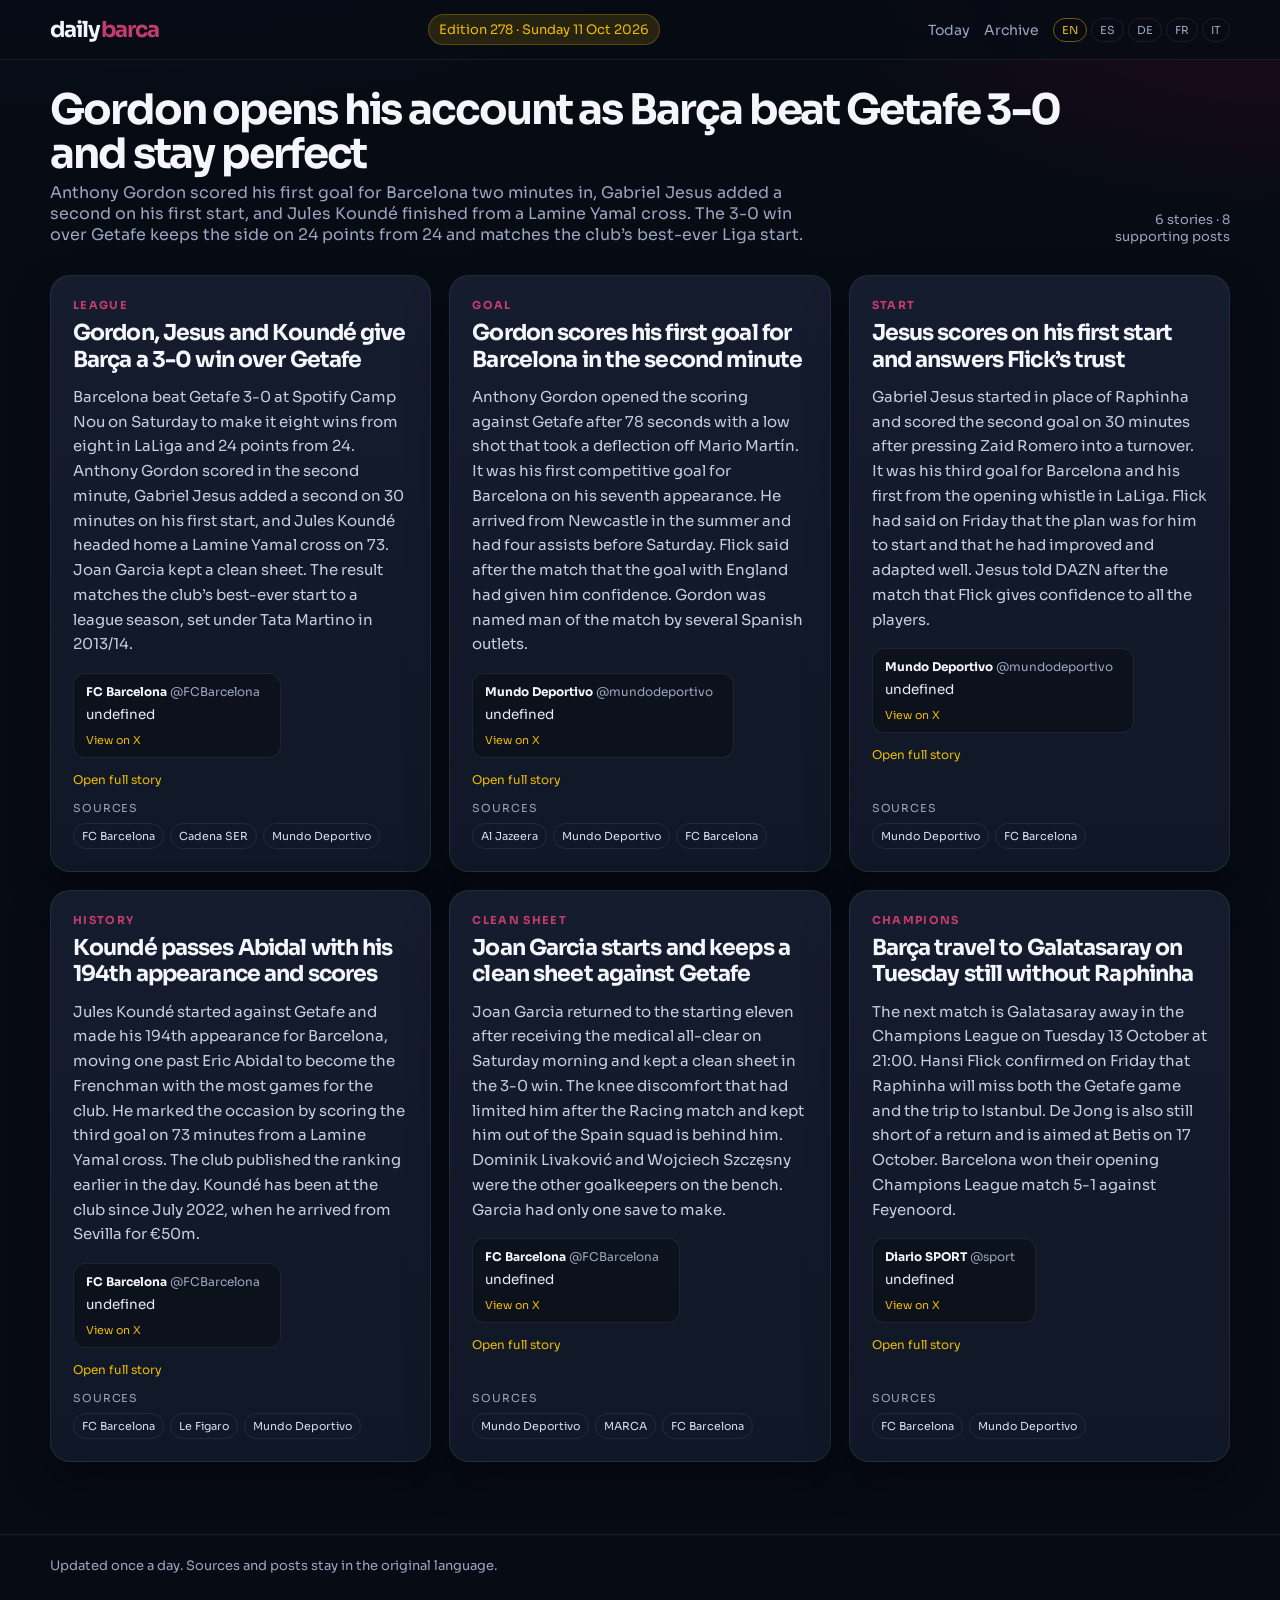
<file: index.html>
<!doctype html>
<html lang="en">
<head>
  <meta charset="utf-8" />
  <meta name="viewport" content="width=device-width, initial-scale=1" />
  <title>dailybarca</title>
  <link rel="preconnect" href="https://fonts.googleapis.com" />
  <link rel="preconnect" href="https://fonts.gstatic.com" crossorigin />
  <link href="https://fonts.googleapis.com/css2?family=Sora:wght@400;500;600;700&display=swap" rel="stylesheet" />
  <link rel="stylesheet" href="/css/app.css" />
</head>
<body data-page="home">
  <header class="top">
    <div class="wrap top-inner">
      <a class="brand" href="/">daily<span>barca</span></a>
      <div class="edition-chip" id="editionChip">Edition</div>
      <nav class="nav">
        <a href="/" data-i18n="today">Today</a>
        <a href="/archive.html" data-i18n="archive">Archive</a>
        <div class="langs" id="langs"></div>
      </nav>
    </div>
  </header>
  <main class="wrap">
    <section class="hero">
      <div>
        <h1 id="heroTitle">Today's brief</h1>
        <p id="heroDeck"></p>
      </div>
      <div class="meta" id="heroMeta"></div>
    </section>
    <section class="grid" id="grid"></section>
  </main>
  <div class="reader" id="reader" hidden>
    <button class="reader-backdrop" id="readerClose" aria-label="Close"></button>
    <article class="reader-panel" id="readerPanel"></article>
  </div>
  <footer><div class="wrap" id="footerCopy"></div></footer>
  <script src="/js/app.js"></script>
</body>
</html>
</file>
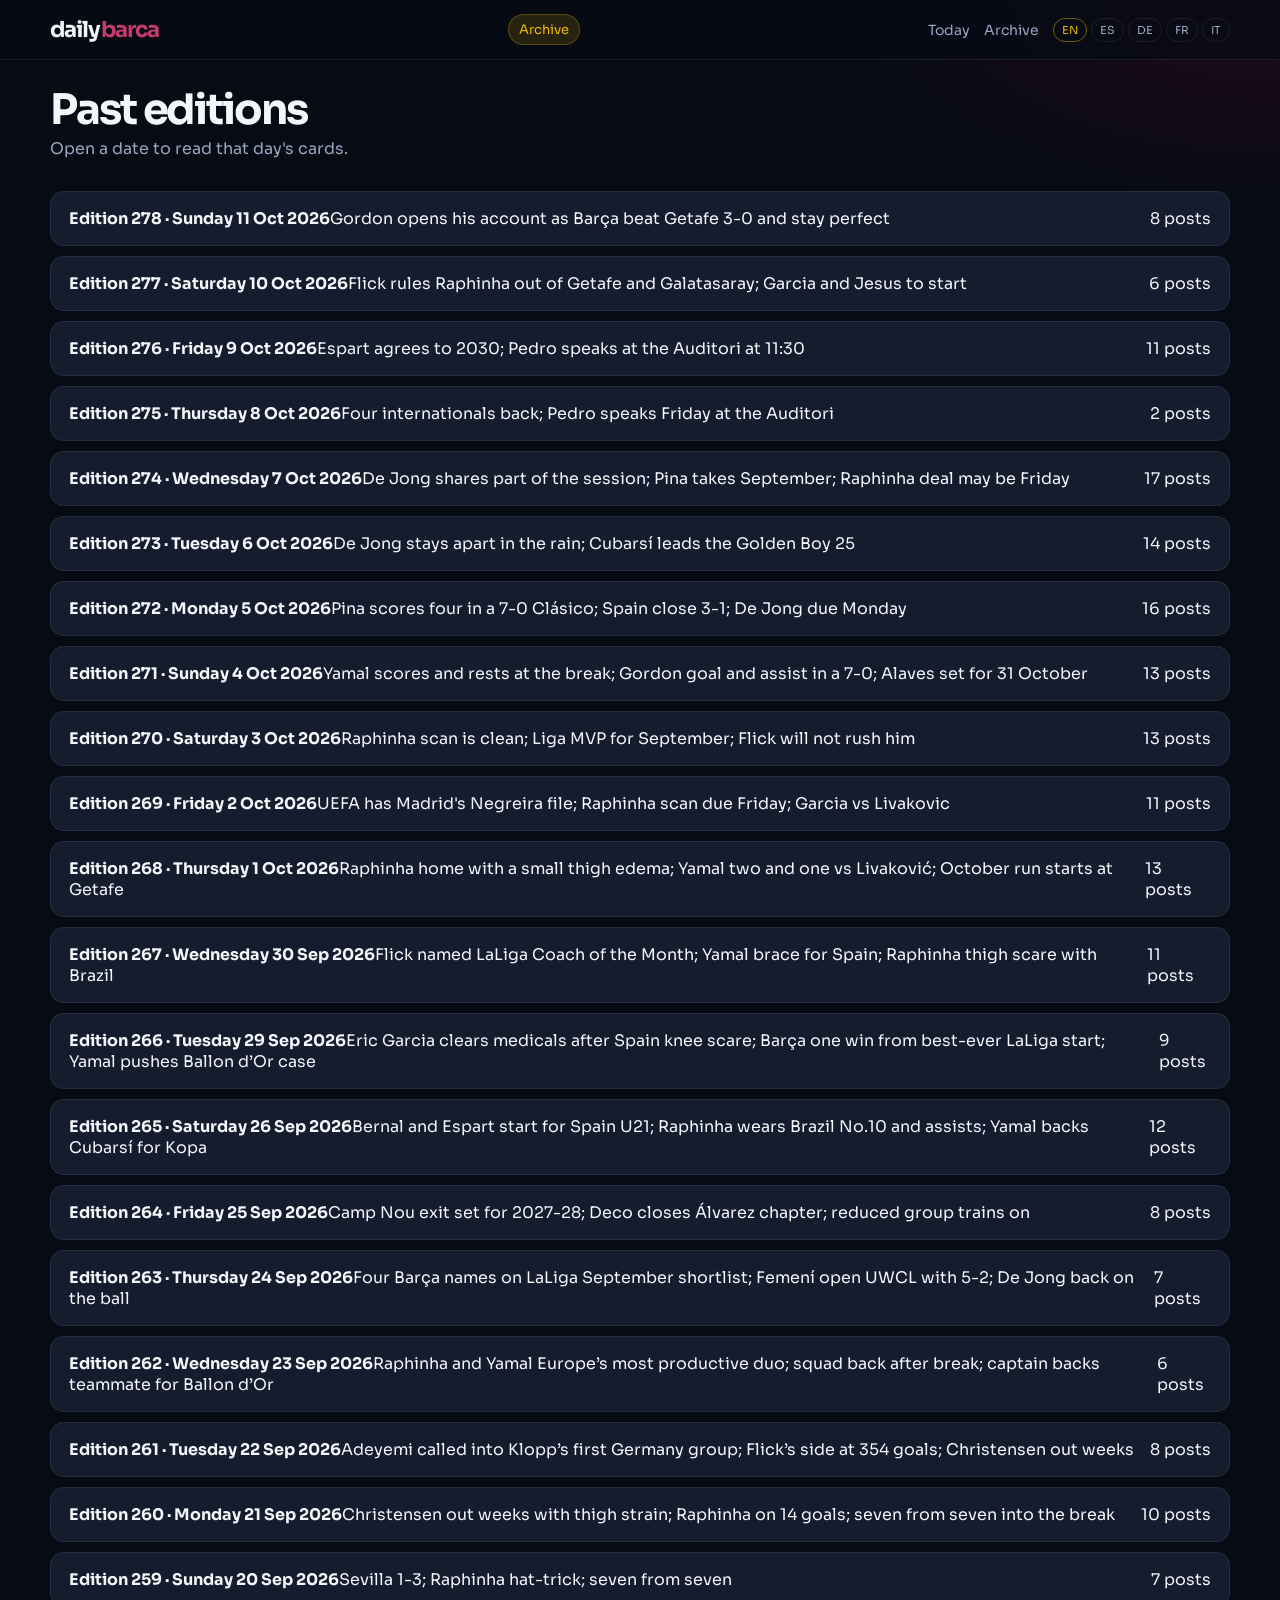
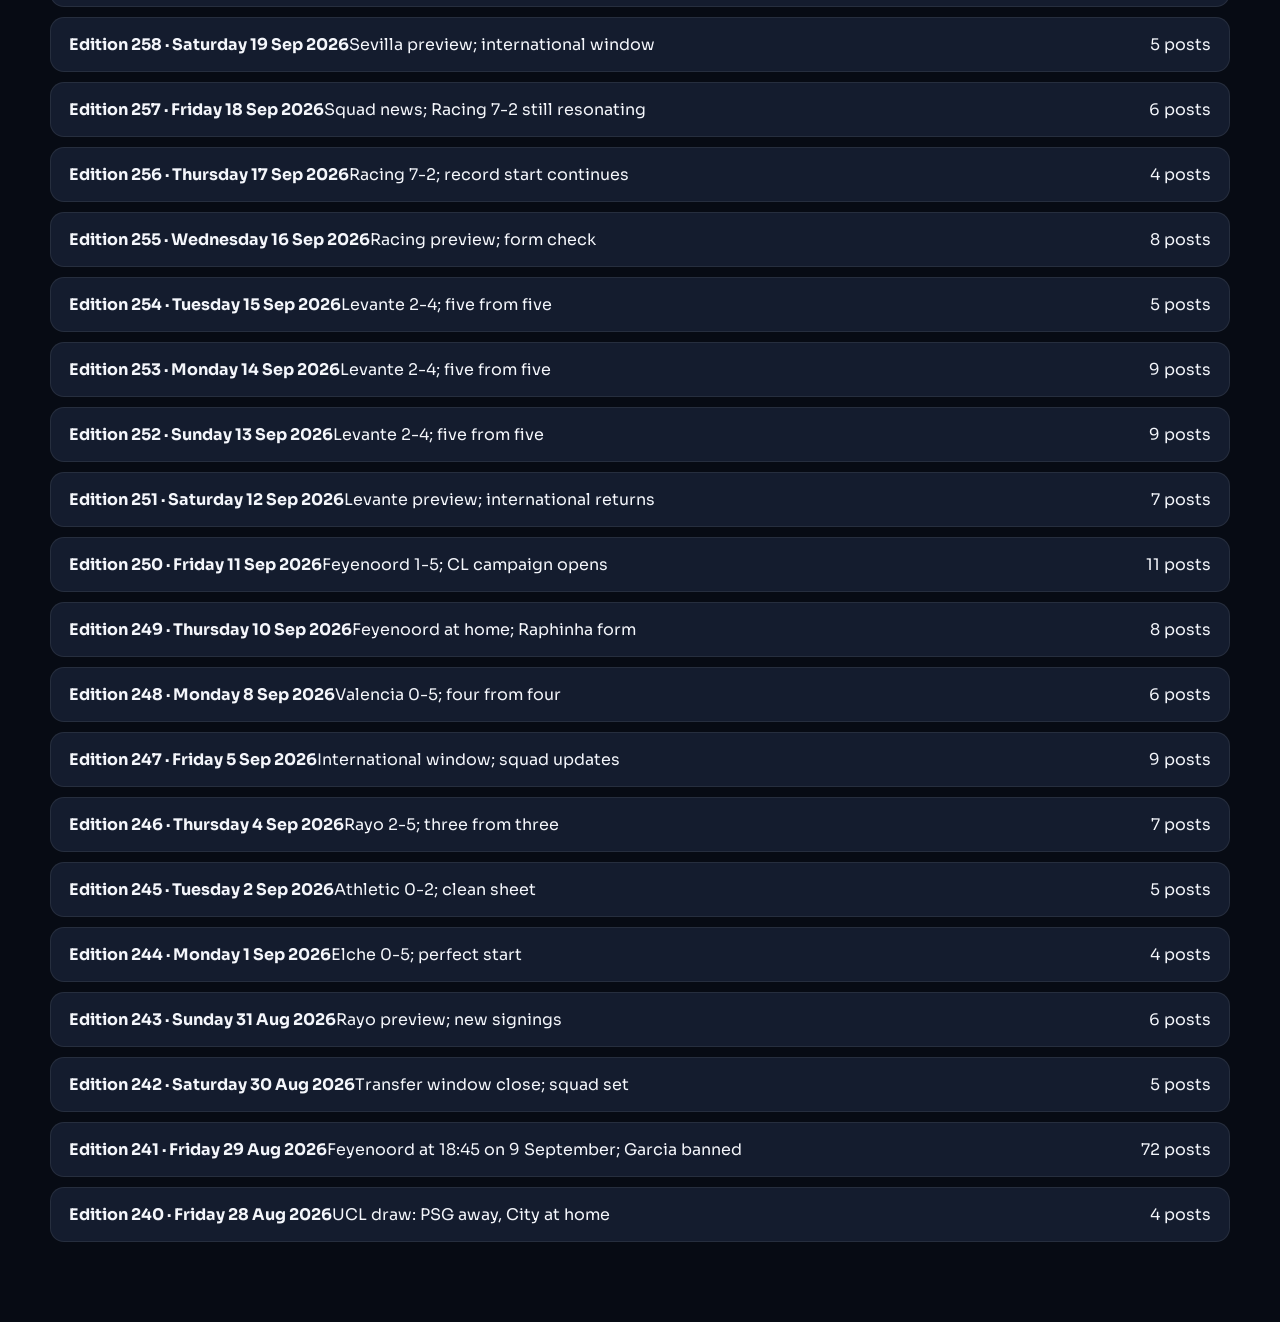
<file: archive.html>
<!doctype html>
<html lang="en">
<head>
  <meta charset="utf-8" />
  <meta name="viewport" content="width=device-width, initial-scale=1" />
  <title>Archive · dailybarca</title>
  <link rel="stylesheet" href="/css/app.css" />
  <link href="https://fonts.googleapis.com/css2?family=Sora:wght@400;500;600;700&display=swap" rel="stylesheet" />
</head>
<body data-page="archive">
  <header class="top">
    <div class="wrap top-inner">
      <a class="brand" href="/">daily<span>barca</span></a>
      <div class="edition-chip">Archive</div>
      <nav class="nav">
        <a href="/" data-i18n="today">Today</a>
        <a href="/archive.html" data-i18n="archive">Archive</a>
        <div class="langs" id="langs"></div>
      </nav>
    </div>
  </header>
  <main class="wrap">
    <section class="hero"><div><h1 id="heroTitle">Past editions</h1><p id="heroDeck"></p></div></section>
    <section class="archive-list" id="archiveList"></section>
  </main>
  <script src="/js/app.js"></script>
</body>
</html>
</file>
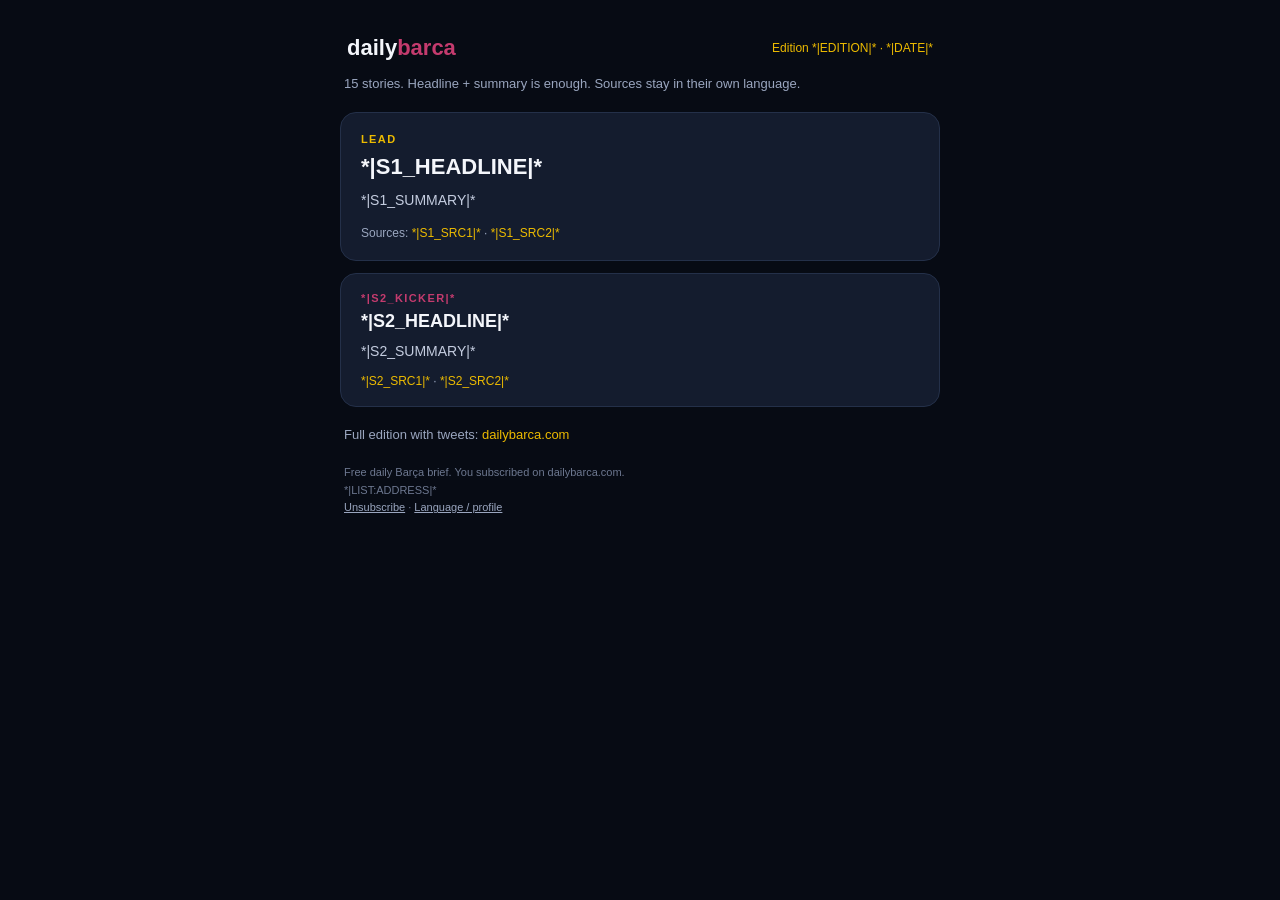
<file: emails/daily.html>
<!doctype html>
<html lang="en">
<head>
  <meta charset="utf-8" />
  <meta name="viewport" content="width=device-width, initial-scale=1" />
  <meta name="color-scheme" content="dark" />
  <title>dailybarca</title>
</head>
<body style="margin:0;padding:0;background:#070b14;color:#f4f6fb;font-family:Arial,Helvetica,sans-serif;">
  <div style="display:none;max-height:0;overflow:hidden;opacity:0;">Today's 15 Barça stories — skim the headlines. *|MC_PREVIEW_TEXT|*</div>
  <table role="presentation" width="100%" cellspacing="0" cellpadding="0" style="background:#070b14;">
    <tr><td align="center" style="padding:24px 12px;">
      <table role="presentation" width="600" cellspacing="0" cellpadding="0" style="width:600px;max-width:100%;">
        <tr><td style="padding:8px 4px 18px;">
          <table role="presentation" width="100%"><tr>
            <td style="font-size:22px;font-weight:700;color:#f4f6fb;">daily<span style="color:#c43b6e;">barca</span></td>
            <td align="right" style="font-size:12px;color:#edbb00;">Edition *|EDITION|* · *|DATE|*</td>
          </tr></table>
          <p style="margin:10px 0 0;font-size:13px;color:#9aa6bf;line-height:1.5;">15 stories. Headline + summary is enough. Sources stay in their own language.</p>
        </td></tr>
        <tr><td style="padding:0 0 12px;">
          <table role="presentation" width="100%" style="background:#141c2e;border:1px solid #243049;border-radius:16px;">
            <tr><td style="padding:18px;">
              <div style="font-size:11px;letter-spacing:1.4px;text-transform:uppercase;color:#edbb00;font-weight:700;">Lead</div>
              <h1 style="margin:8px 0 10px;font-size:22px;line-height:1.25;color:#f4f6fb;">*|S1_HEADLINE|*</h1>
              <p style="margin:0 0 14px;font-size:14px;line-height:1.55;color:#c5cde0;">*|S1_SUMMARY|*</p>
              <p style="margin:0;font-size:12px;color:#9aa6bf;">Sources: <a href="*|S1_URL1|*" style="color:#edbb00;text-decoration:none;">*|S1_SRC1|*</a> · <a href="*|S1_URL2|*" style="color:#edbb00;text-decoration:none;">*|S1_SRC2|*</a></p>
            </td></tr>
          </table>
        </td></tr>
        <tr><td style="padding:0 0 12px;">
          <table role="presentation" width="100%" style="background:#141c2e;border:1px solid #243049;border-radius:16px;">
            <tr><td style="padding:16px 18px;">
              <div style="font-size:11px;letter-spacing:1.4px;text-transform:uppercase;color:#c43b6e;font-weight:700;">*|S2_KICKER|*</div>
              <h2 style="margin:6px 0 8px;font-size:18px;line-height:1.3;color:#f4f6fb;">*|S2_HEADLINE|*</h2>
              <p style="margin:0 0 12px;font-size:14px;line-height:1.5;color:#c5cde0;">*|S2_SUMMARY|*</p>
              <p style="margin:0;font-size:12px;color:#9aa6bf;"><a href="*|S2_URL1|*" style="color:#edbb00;text-decoration:none;">*|S2_SRC1|*</a> · <a href="*|S2_URL2|*" style="color:#edbb00;text-decoration:none;">*|S2_SRC2|*</a></p>
            </td></tr>
          </table>
        </td></tr>
        <tr><td style="padding:8px 4px 0;font-size:13px;color:#9aa6bf;">Full edition with tweets: <a href="https://dailybarca.vercel.app" style="color:#edbb00;text-decoration:none;">dailybarca.com</a></td></tr>
        <tr><td style="padding:22px 4px 8px;font-size:11px;color:#6d7890;line-height:1.6;">Free daily Barça brief. You subscribed on dailybarca.com.<br />*|LIST:ADDRESS|*<br /><a href="*|UNSUB|*" style="color:#9aa6bf;">Unsubscribe</a> · <a href="*|UPDATE_PROFILE|*" style="color:#9aa6bf;">Language / profile</a></td></tr>
      </table>
    </td></tr>
  </table>
</body>
</html>
</file>
<file: css/app.css>
:root {
  --bg: #070b14; --card: #141c2e;
  --line: rgba(255, 255, 255, 0.08); --text: #f4f6fb; --muted: #9aa6bf;
  --garnet: #c43b6e; --gold: #edbb00; --gold-dim: rgba(237, 187, 0, 0.14);
  --shadow: 0 18px 40px rgba(0, 0, 0, 0.35); --radius: 20px;
}
* { box-sizing: border-box; }
html, body { margin: 0; padding: 0; }
body {
  font-family: "Sora", "Segoe UI", sans-serif;
  background:
    radial-gradient(1200px 500px at 10% -10%, rgba(0, 77, 152, 0.22), transparent 55%),
    radial-gradient(900px 420px at 100% 0%, rgba(165, 0, 68, 0.16), transparent 50%),
    var(--bg);
  color: var(--text); min-height: 100vh;
}
a { color: inherit; text-decoration: none; }
.wrap { width: min(1180px, calc(100% - 28px)); margin: 0 auto; }
.top { position: sticky; top: 0; z-index: 20; backdrop-filter: blur(16px); background: rgba(7, 11, 20, 0.82); border-bottom: 1px solid var(--line); }
.top-inner { display: flex; align-items: center; justify-content: space-between; gap: 16px; padding: 14px 0; }
.brand { font-weight: 700; letter-spacing: -0.04em; font-size: 22px; }
.brand span { color: var(--garnet); }
.edition-chip { font-size: 13px; color: var(--gold); background: var(--gold-dim); border: 1px solid rgba(237, 187, 0, 0.25); padding: 6px 10px; border-radius: 999px; }
.nav { display: flex; align-items: center; gap: 14px; font-size: 14px; color: var(--muted); flex-wrap: wrap; }
.langs { display: flex; gap: 4px; }
.lang { background: transparent; color: var(--muted); border: 1px solid var(--line); border-radius: 999px; font: inherit; font-size: 11px; padding: 4px 8px; cursor: pointer; }
.lang.on, .lang:hover { color: var(--gold); border-color: rgba(237, 187, 0, 0.45); }
.hero { padding: 28px 0 8px; display: flex; justify-content: space-between; gap: 16px; align-items: end; }
.hero h1 { margin: 0 0 6px; font-size: clamp(28px, 4vw, 42px); letter-spacing: -0.05em; line-height: 1.05; }
.hero p { margin: 0; color: var(--muted); max-width: 64ch; }
.meta { color: var(--muted); font-size: 13px; text-align: right; }
.grid { display: grid; grid-template-columns: repeat(3, 1fr); gap: 18px; padding: 22px 0 72px; }
.card {
  background: linear-gradient(180deg, var(--card) 0%, #101726 100%);
  border: 1px solid var(--line); border-radius: var(--radius);
  padding: 22px; box-shadow: var(--shadow);
  display: flex; flex-direction: column; min-height: 100%;
  cursor: pointer; text-align: left; color: inherit; font: inherit;
}
.card:hover { border-color: rgba(237, 187, 0, 0.35); transform: translateY(-2px); }
.kicker { font-size: 11px; font-weight: 700; letter-spacing: 0.12em; text-transform: uppercase; color: var(--garnet); margin-bottom: 8px; }
.card h2 { margin: 0 0 12px; font-size: 22px; letter-spacing: -0.04em; line-height: 1.2; }
.summary { color: #c5cde0; font-size: 15px; line-height: 1.65; margin: 0 0 16px; }
.read-more { font-size: 12px; color: var(--gold); margin: 0 0 14px; }
.tweets { display: grid; gap: 8px; margin-bottom: 14px; }
.tweet { display: block; background: rgba(0,0,0,.28); border: 1px solid var(--line); border-radius: 12px; padding: 10px 12px; }
.tweet:hover { border-color: rgba(237, 187, 0, 0.35); }
.tweet-head { display: flex; justify-content: space-between; gap: 8px; font-size: 12px; color: var(--muted); margin-bottom: 6px; }
.tweet-head b { color: var(--text); }
.tweet p { margin: 0; font-size: 13.5px; line-height: 1.45; color: #e6ebf7; }
.tweet-stats { margin-top: 8px; font-size: 11px; color: var(--gold); }
.sources { margin-top: auto; }
.sources-label { font-size: 11px; color: var(--muted); letter-spacing: 0.08em; text-transform: uppercase; margin-bottom: 8px; }
.source-row { display: flex; flex-wrap: wrap; gap: 6px; }
.source { font-size: 11px; color: #d7def0; border: 1px solid var(--line); border-radius: 999px; padding: 5px 8px; }
.source:hover { border-color: var(--gold); color: var(--gold); }
.reader { position: fixed; inset: 0; z-index: 40; display: grid; place-items: end center; }
.reader[hidden] { display: none; }
.reader-backdrop { position: absolute; inset: 0; border: 0; background: rgba(3, 6, 12, 0.72); cursor: pointer; }
.reader-panel {
  position: relative; z-index: 41;
  width: min(760px, 100%);
  max-height: min(92vh, 920px);
  overflow: auto;
  background: #101726;
  border: 1px solid var(--line);
  border-radius: 24px 24px 0 0;
  padding: 28px 26px 40px;
  box-shadow: var(--shadow);
}
.reader-panel h2 { margin: 0 0 14px; font-size: 28px; letter-spacing: -0.04em; line-height: 1.15; }
.reader-panel .body { color: #d5dced; font-size: 16px; line-height: 1.7; margin: 0 0 18px; }
.reader-close {
  position: absolute; top: 14px; right: 14px;
  background: transparent; color: var(--muted); border: 1px solid var(--line);
  border-radius: 999px; padding: 4px 10px; cursor: pointer; font: inherit;
}
.archive-list { padding: 24px 0 80px; display: grid; gap: 10px; }
.edition-row { display: flex; justify-content: space-between; align-items: center; gap: 12px; padding: 16px 18px; background: var(--card); border: 1px solid var(--line); border-radius: 14px; }
footer { border-top: 1px solid var(--line); color: var(--muted); font-size: 13px; padding: 22px 0 40px; }
@media (max-width: 980px) { .grid { grid-template-columns: 1fr 1fr; } }
@media (max-width: 720px) {
  .grid { grid-template-columns: 1fr; }
  .hero { flex-direction: column; align-items: start; }
  .meta { text-align: left; }
  .reader-panel { padding: 22px 18px 32px; }
}
</file>
